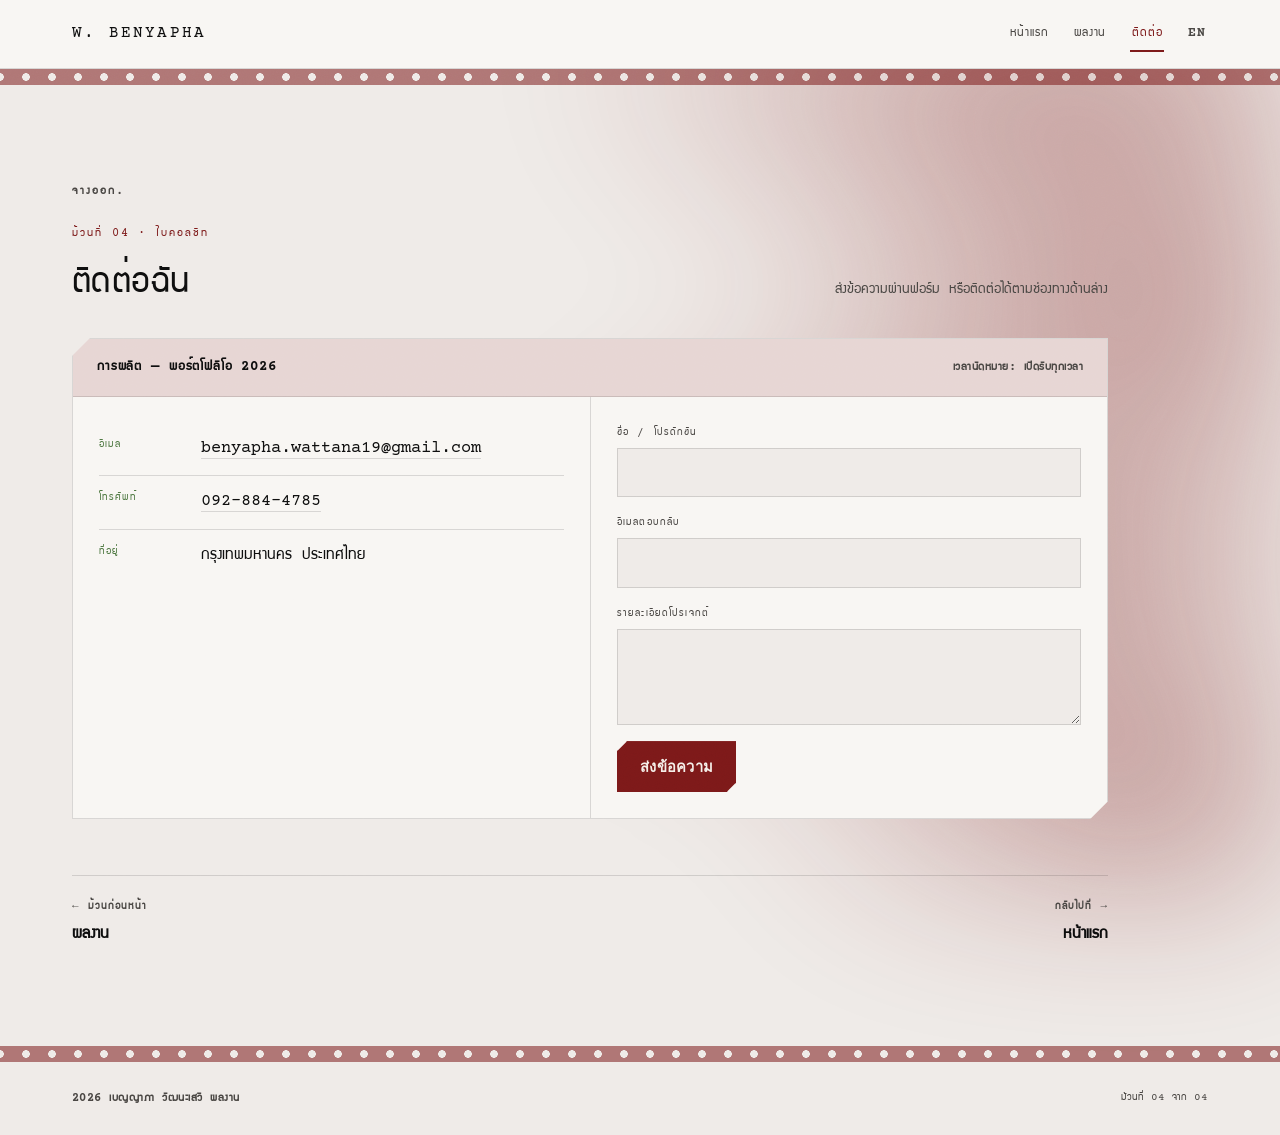
<file: contact.html>
<!DOCTYPE html>
<html lang="th">
<head>
<meta charset="UTF-8">
<meta name="viewport" content="width=device-width, initial-scale=1.0">
<title data-i18n="meta.title.contact">ติดต่อ — เบญญาภา วัฒนะเสวี</title>
<meta name="description" data-i18n="meta.desc.contact" content="ช่องทางติดต่อและฟอร์มส่งข้อความถึงเบญญาภา วัฒนะเสวี">
<link rel="preconnect" href="https://fonts.googleapis.com">
<link rel="preconnect" href="https://fonts.gstatic.com" crossorigin>
<link href="https://fonts.googleapis.com/css2?family=Yeseva+One&family=GFS+Didot&family=Courier+Prime:ital,wght@0,400;0,700;1,400&display=swap" rel="stylesheet">
<link rel="stylesheet" href="css/style.css?v=23">
</head>
<body data-page="contact">

<div class="grain"></div>

<div class="topbar">
  <a class="brand mono" href="index.html">W. Benyapha</a>
  <nav>
    <a href="index.html" data-nav="home" data-i18n="nav.home">หน้าแรก</a>
    <a href="portfolio.html" data-nav="portfolio" data-i18n="nav.portfolio">ผลงาน</a>
    <a href="contact.html" data-nav="contact" data-i18n="nav.contact">ติดต่อ</a>
    <button type="button" id="langToggle" class="lang-toggle mono" aria-label="Switch to English">EN</button>
  </nav>
</div>

<div class="shell">

  <div class="main">
    <div class="sprocket"></div>

    <section>
      <p class="slugline" data-i18n="slug.fadeOut">จางออก.</p>
      <div class="head-row reveal">
        <div>
          <span class="eyebrow" data-i18n="contact.eyebrow">ม้วนที่ 04 · ใบคอลชีท</span>
          <h2 data-i18n="contact.h2">ติดต่อฉัน</h2>
        </div>
        <p class="head-note" data-i18n="contact.note">ส่งข้อความผ่านฟอร์ม หรือติดต่อได้ตามช่องทางด้านล่าง</p>
      </div>

      <div class="callsheet reveal">
        <div class="callsheet-head">
          <strong data-i18n="contact.cs.production">การผลิต — พอร์ตโฟลิโอ 2026</strong>
          <span class="mono" data-i18n="contact.cs.callTime">เวลานัดหมาย: เปิดรับทุกเวลา</span>
        </div>
        <div class="callsheet-grid">
          <div class="cs-col">
            <dl>
              <div class="cs-row">
                <dt data-i18n="contact.cs.emailLabel">อีเมล</dt>
                <dd><a href="mailto:benyapha.wattana19@gmail.com">benyapha.wattana19@gmail.com</a></dd>
              </div>
              <div class="cs-row">
                <dt data-i18n="contact.cs.phoneLabel">โทรศัพท์</dt>
                <dd><a href="tel:0928844785">092-884-4785</a></dd>
              </div>
              <div class="cs-row">
                <dt data-i18n="contact.cs.locationLabel">ที่อยู่</dt>
                <dd data-i18n="contact.cs.locationValue">กรุงเทพมหานคร ประเทศไทย</dd>
              </div>
            </dl>
          </div>
          <div class="cs-col">
            <form action="mailto:benyapha.wattana19@gmail.com" method="post" enctype="text/plain">
              <div class="field">
                <label for="f-name" data-i18n="contact.form.name">ชื่อ / โปรดักชัน</label>
                <input id="f-name" name="name" type="text" required>
              </div>
              <div class="field">
                <label for="f-email" data-i18n="contact.form.email">อีเมลตอบกลับ</label>
                <input id="f-email" name="email" type="email" required>
              </div>
              <div class="field">
                <label for="f-msg" data-i18n="contact.form.details">รายละเอียดโปรเจกต์</label>
                <textarea id="f-msg" name="message" required></textarea>
              </div>
              <button class="btn btn-solid" type="submit" data-i18n="contact.form.submit">ส่งข้อความ</button>
            </form>
          </div>
        </div>
      </div>

      <nav class="pagenav reveal">
        <a class="prev" href="portfolio.html">
          <span class="dir mono" data-i18n="pagenav.prev">← ม้วนก่อนหน้า</span>
          <span class="pagenav-title" data-i18n="nav.portfolio">ผลงาน</span>
        </a>
        <a class="next" href="index.html">
          <span class="dir mono" data-i18n="pagenav.backTo">กลับไปที่ →</span>
          <span class="pagenav-title" data-i18n="nav.home">หน้าแรก</span>
        </a>
      </nav>
    </section>

    <div class="sprocket"></div>

    <footer>
      <span class="mono" data-i18n="footer.credit">2026 เบญญาภา วัฒนะเสวี ผลงาน</span>
      <span class="theme-note" data-i18n="contact.footer.roll">ม้วนที่ 04 จาก 04</span>
    </footer>
  </div>
</div>

<script src="js/main.js?v=27"></script>
</body>
</html>
</file>
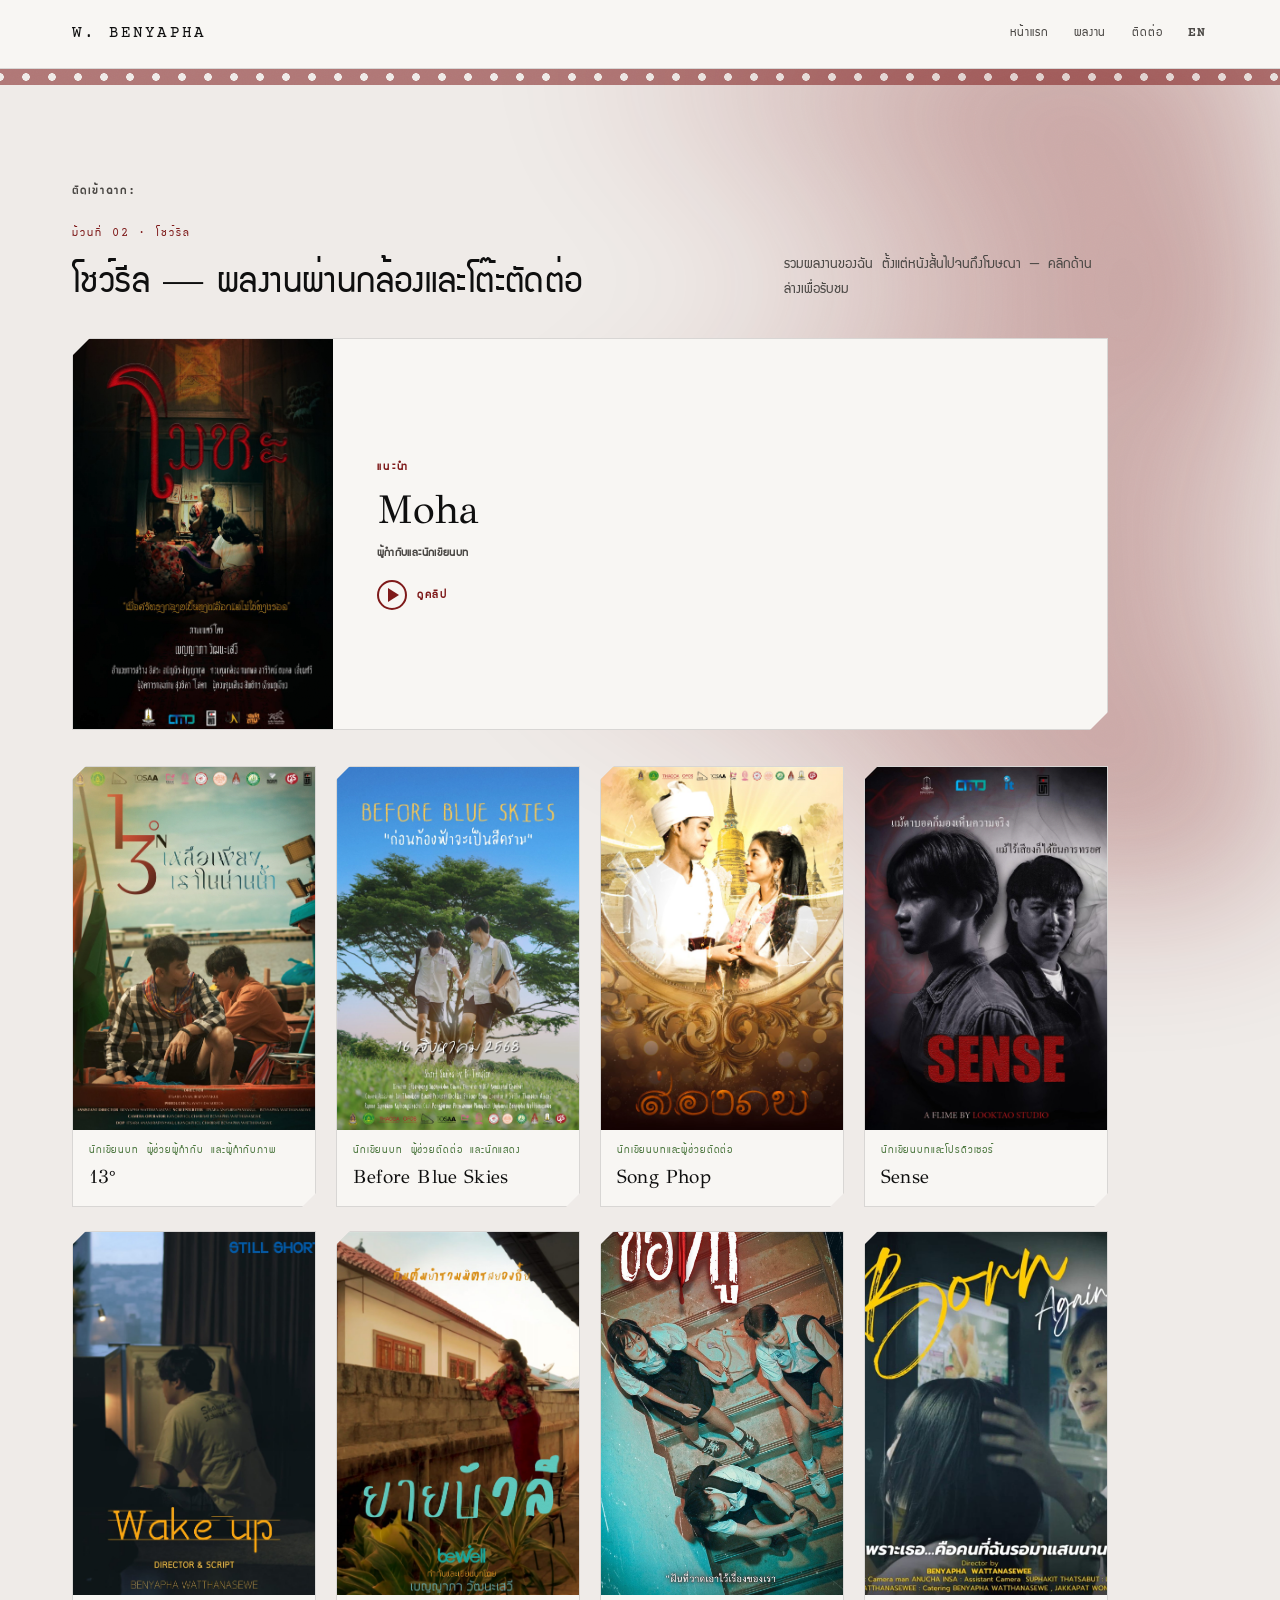
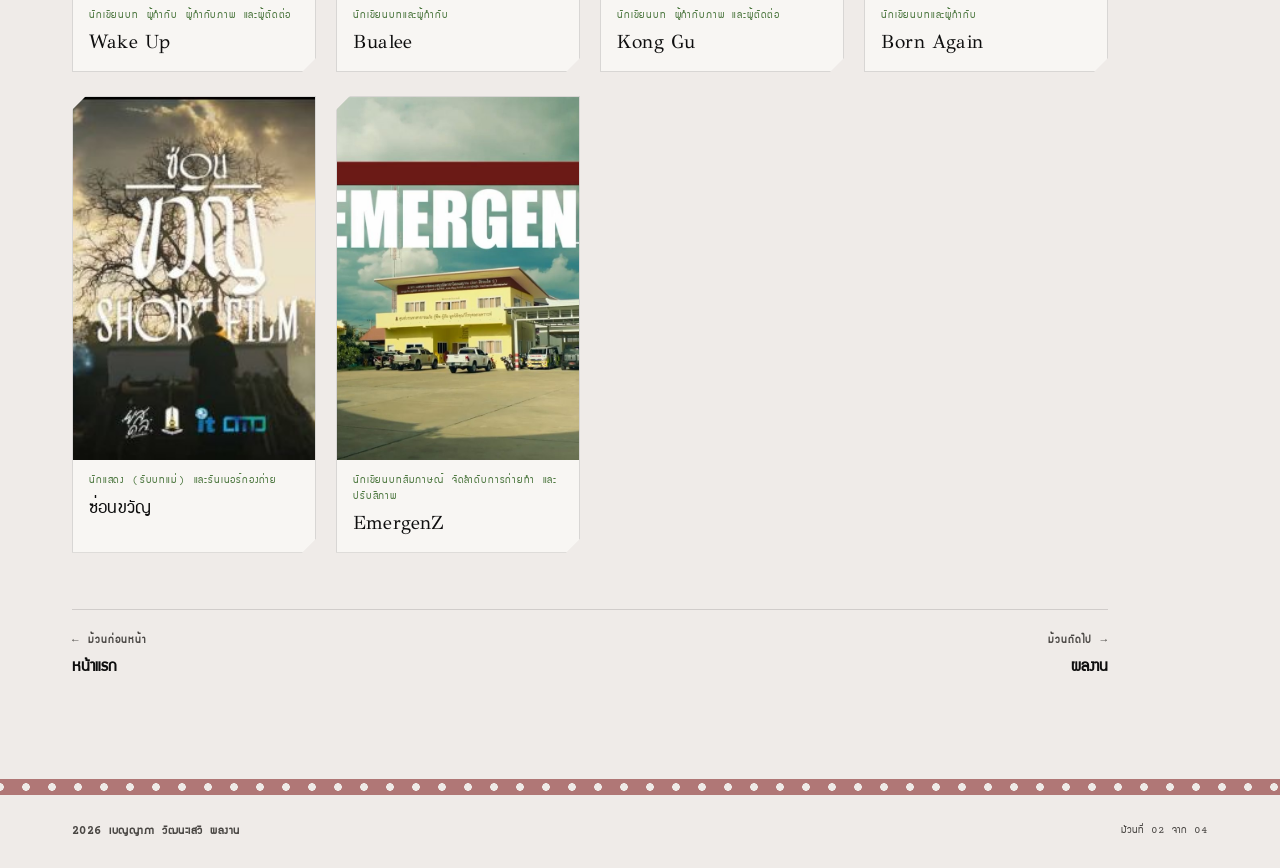
<file: reel.html>
<!DOCTYPE html>
<html lang="th">
<head>
<meta charset="UTF-8">
<meta name="viewport" content="width=device-width, initial-scale=1.0">
<title data-i18n="meta.title.reel">โชว์รีล — เบญญาภา วัฒนะเสวี</title>
<meta name="description" data-i18n="meta.desc.reel" content="รวมผลงานหนังสั้น โฆษณา และบทซีรีส์ โดยเบญญาภา วัฒนะเสวี">
<link rel="preconnect" href="https://fonts.googleapis.com">
<link rel="preconnect" href="https://fonts.gstatic.com" crossorigin>
<link href="https://fonts.googleapis.com/css2?family=Yeseva+One&family=GFS+Didot&family=Courier+Prime:ital,wght@0,400;0,700;1,400&display=swap" rel="stylesheet">
<link rel="stylesheet" href="css/style.css?v=23">
</head>
<body data-page="reel">

<div class="grain"></div>

<div class="topbar">
  <a class="brand mono" href="index.html">W. Benyapha</a>
  <nav>
    <a href="index.html" data-nav="home" data-i18n="nav.home">หน้าแรก</a>
    <a href="portfolio.html" data-nav="portfolio" data-i18n="nav.portfolio">ผลงาน</a>
    <a href="contact.html" data-nav="contact" data-i18n="nav.contact">ติดต่อ</a>
    <button type="button" id="langToggle" class="lang-toggle mono" aria-label="Switch to English">EN</button>
  </nav>
</div>

<div class="shell">
  <div class="main">
    <div class="sprocket"></div>

    <section>
      <p class="slugline" data-i18n="slug.cutTo">ตัดเข้าฉาก:</p>
      <div class="head-row reveal">
        <div>
          <span class="eyebrow" data-i18n="reel.eyebrow">ม้วนที่ 02 · โชว์รีล</span>
          <h2 data-i18n="reel.h2">โชว์รีล — ผลงานผ่านกล้องและโต๊ะตัดต่อ</h2>
        </div>
        <p class="head-note" data-i18n="reel.note">รวมผลงานของฉัน ตั้งแต่หนังสั้นไปจนถึงโฆษณา — คลิกด้านล่างเพื่อรับชม</p>
      </div>

      <div class="reel-featured reveal" data-video-trigger role="button" tabindex="0" aria-haspopup="dialog" data-video="https://youtu.be/-hA9V7qIV7M?si=5QX4lIeQNE0R1wL" data-caption-en="Director &amp; Screenwriter — “Moha”" data-caption-th="ผู้กำกับและนักเขียนบท — “Moha”">
        <div class="reel-featured-poster">
          <img class="reel-featured-img" src="images/portfolio-01a-postermoha.jpg" alt="Poster — Moha">
        </div>
        <div class="reel-featured-info">
          <span class="mono reel-featured-eyebrow" data-i18n="reel.featured.eyebrow">แนะนำ</span>
          <h3>Moha</h3>
          <span class="reel-featured-role mono" data-i18n="reel.featured.role" data-i18n-html>ผู้กำกับและนักเขียนบท</span>
          <span class="watch-badge mono"><span class="watch-badge-icon" aria-hidden="true"></span><span data-i18n="reel.watchBadge">ดูคลิป</span></span>
        </div>
      </div>

      <div class="reel-grid">
        <article class="reel-card reveal" data-video-trigger role="button" tabindex="0" aria-haspopup="dialog" data-video="https://drive.google.com/file/d/113LkCFDyjXyOsKsUwqEt-iR5pXkdqUEf/view?usp=sharing" data-caption-en="Screenwriter, Assistant Director &amp; Cinematographer — “13°”" data-caption-th="นักเขียนบท ผู้ช่วยผู้กำกับ และผู้กำกับภาพ — “13°”">
          <div class="reel-thumb">
            <img class="reel-thumb-img" src="images/portfolio-01b-13ongsa.jpg" alt="Poster — 13°" loading="lazy">
            <div class="play-icon" aria-hidden="true"></div>
          </div>
          <div class="reel-body">
            <span class="reel-tag" data-i18n="reel.role.01B" data-i18n-html>นักเขียนบท ผู้ช่วยผู้กำกับ และผู้กำกับภาพ</span>
            <h4>13°</h4>
          </div>
        </article>
        <article class="reel-card reveal" data-video-trigger role="button" tabindex="0" aria-haspopup="dialog" data-video="https://youtu.be/OrUtbmWaH08?si=6Lzd3UWIDn7sTw25" data-caption-en="Screenwriter, Assistant Editor &amp; Actor — “Before Blue Skies”" data-caption-th="นักเขียนบท ผู้ช่วยตัดต่อ และนักแสดง — “Before Blue Skies”">
          <div class="reel-thumb">
            <img class="reel-thumb-img" src="images/portfolio-02a-16aug2568.jpg" alt="Poster — Before Blue Skies" loading="lazy">
            <div class="play-icon" aria-hidden="true"></div>
          </div>
          <div class="reel-body">
            <span class="reel-tag" data-i18n="reel.role.02A" data-i18n-html>นักเขียนบท ผู้ช่วยตัดต่อ และนักแสดง</span>
            <h4>Before Blue Skies</h4>
          </div>
        </article>
        <article class="reel-card reveal" data-video-trigger role="button" tabindex="0" aria-haspopup="dialog" data-video="https://youtu.be/WdcanNO_i-c?si=RVozW0rTOkE28Ona" data-caption-en="Screenwriter &amp; Assistant Editor — “Song Phop”" data-caption-th="นักเขียนบทและผู้ช่วยตัดต่อ — “Song Phop”">
          <div class="reel-thumb">
            <img class="reel-thumb-img" src="images/portfolio-02b-poster-songphop.jpg" alt="Poster — Song Phop" loading="lazy">
            <div class="play-icon" aria-hidden="true"></div>
          </div>
          <div class="reel-body">
            <span class="reel-tag" data-i18n="reel.role.02B" data-i18n-html>นักเขียนบทและผู้ช่วยตัดต่อ</span>
            <h4>Song Phop</h4>
          </div>
        </article>
        <article class="reel-card reveal" data-video-trigger role="button" tabindex="0" aria-haspopup="dialog" data-video="https://youtu.be/ahm7A6UvPjQ?si=FhUc0-jbHUvv4fBS" data-caption-en="Screenwriter &amp; Producer — “Sense”" data-caption-th="นักเขียนบทและโปรดิวเซอร์ — “Sense”">
          <div class="reel-thumb">
            <img class="reel-thumb-img" src="images/portfolio-03a-sense.jpg" alt="Poster — Sense" loading="lazy">
            <div class="play-icon" aria-hidden="true"></div>
          </div>
          <div class="reel-body">
            <span class="reel-tag" data-i18n="reel.role.03A" data-i18n-html>นักเขียนบทและโปรดิวเซอร์</span>
            <h4>Sense</h4>
          </div>
        </article>
        <article class="reel-card reveal" data-video-trigger role="button" tabindex="0" aria-haspopup="dialog" data-video="https://youtu.be/8pJExQZFmbs?si=i_ZWzaY5KjiqJt4R" data-caption-en="Screenwriter, Director, Cinematographer &amp; Editor — “Wake Up”" data-caption-th="นักเขียนบท ผู้กำกับ ผู้กำกับภาพ และผู้ตัดต่อ — “Wake Up”">
          <div class="reel-thumb">
            <img class="reel-thumb-img" src="images/portfolio-03b-wakeleo.jpg" alt="Poster — Wake Up" loading="lazy">
            <div class="play-icon" aria-hidden="true"></div>
          </div>
          <div class="reel-body">
            <span class="reel-tag" data-i18n="reel.role.03B" data-i18n-html>นักเขียนบท ผู้กำกับ ผู้กำกับภาพ และผู้ตัดต่อ</span>
            <h4>Wake Up</h4>
          </div>
        </article>
        <article class="reel-card reveal" data-video-trigger role="button" tabindex="0" aria-haspopup="dialog" data-video="https://youtu.be/V93zC4UrbhI?si=G-I4OzsEZk0NmcEQ" data-caption-en="Screenwriter &amp; Director — “Bualee”" data-caption-th="นักเขียนบทและผู้กำกับ — “Bualee”">
          <div class="reel-thumb">
            <img class="reel-thumb-img" src="images/portfolio-04a-bualee.jpg" alt="Poster — Bualee" loading="lazy">
            <div class="play-icon" aria-hidden="true"></div>
          </div>
          <div class="reel-body">
            <span class="reel-tag" data-i18n="reel.role.04A" data-i18n-html>นักเขียนบทและผู้กำกับ</span>
            <h4>Bualee</h4>
          </div>
        </article>
        <article class="reel-card reveal" data-video-trigger role="button" tabindex="0" aria-haspopup="dialog" data-video="https://youtu.be/9r9amCPAONk?si=t9J4Um5JiikURqX5" data-caption-en="Screenwriter, Cinematographer &amp; Editor — “Kong Gu”" data-caption-th="นักเขียนบท ผู้กำกับภาพ และผู้ตัดต่อ — “Kong Gu”">
          <div class="reel-thumb">
            <img class="reel-thumb-img" src="images/portfolio-04b-img2180.jpg" alt="Poster — Kong Gu" loading="lazy">
            <div class="play-icon" aria-hidden="true"></div>
          </div>
          <div class="reel-body">
            <span class="reel-tag" data-i18n="reel.role.04B" data-i18n-html>นักเขียนบท ผู้กำกับภาพ และผู้ตัดต่อ</span>
            <h4>Kong Gu</h4>
          </div>
        </article>
        <article class="reel-card reveal" data-video-trigger role="button" tabindex="0" aria-haspopup="dialog" data-video="https://youtu.be/-TMjArmLlFY?si=0QHq2_eH3RrGSSyt" data-caption-en="Director &amp; Screenwriter — “Born Again”" data-caption-th="นักเขียนบทและผู้กำกับ — “Born Again”">
          <div class="reel-thumb">
            <img class="reel-thumb-img" src="images/portfolio-05a-bornagain.jpg" alt="Poster — Born Again" loading="lazy">
            <div class="play-icon" aria-hidden="true"></div>
          </div>
          <div class="reel-body">
            <span class="reel-tag" data-i18n="reel.role.05A" data-i18n-html>นักเขียนบทและผู้กำกับ</span>
            <h4>Born Again</h4>
          </div>
        </article>
        <article class="reel-card reveal" data-video-trigger role="button" tabindex="0" aria-haspopup="dialog" data-video="https://youtu.be/-nVAvTxNz60?si=k-MJ6HQlYeW-BSan" data-caption-en="Actress (Mother) &amp; Set Runner — “Son Kwan”" data-caption-th="นักแสดง (รับบทแม่) และรันเนอร์กองถ่าย — “ซ่อนขวัญ”">
          <div class="reel-thumb">
            <img class="reel-thumb-img" src="images/portfolio-05b-sonngao.jpg" alt="Poster — ซ่อนขวัญ" loading="lazy">
            <div class="play-icon" aria-hidden="true"></div>
          </div>
          <div class="reel-body">
            <span class="reel-tag" data-i18n="reel.role.05B" data-i18n-html>นักแสดง (รับบทแม่) และรันเนอร์กองถ่าย</span>
            <h4>ซ่อนขวัญ</h4>
          </div>
        </article>
        <article class="reel-card reveal" data-video-trigger role="button" tabindex="0" aria-haspopup="dialog" data-video="https://youtu.be/j9fIHr7cglc?si=kKl0lrmqIoN7lC5c" data-caption-en="Interview Scriptwriter, Shoot Planner &amp; Colour Grading — “EmergenZ”" data-caption-th="นักเขียนบทสัมภาษณ์ จัดลำดับการถ่ายทำ และปรับสีภาพ — “EmergenZ”">
          <div class="reel-thumb">
            <img class="reel-thumb-img" src="images/portfolio-05c-emergenz.jpg" alt="Poster — EmergenZ" loading="lazy">
            <div class="play-icon" aria-hidden="true"></div>
          </div>
          <div class="reel-body">
            <span class="reel-tag" data-i18n="reel.role.05C" data-i18n-html>นักเขียนบทสัมภาษณ์ จัดลำดับการถ่ายทำ และปรับสีภาพ</span>
            <h4>EmergenZ</h4>
          </div>
        </article>
      </div>

      <nav class="pagenav reveal">
        <a class="prev" href="index.html">
          <span class="dir mono" data-i18n="pagenav.prev">← ม้วนก่อนหน้า</span>
          <span class="pagenav-title" data-i18n="nav.home">หน้าแรก</span>
        </a>
        <a class="next" href="portfolio.html">
          <span class="dir mono" data-i18n="pagenav.next">ม้วนถัดไป →</span>
          <span class="pagenav-title" data-i18n="nav.portfolio">ผลงาน</span>
        </a>
      </nav>
    </section>

    <div class="sprocket"></div>

    <footer>
      <span class="mono" data-i18n="footer.credit">2026 เบญญาภา วัฒนะเสวี ผลงาน</span>
      <span class="theme-note" data-i18n="reel.footer.roll">ม้วนที่ 02 จาก 04</span>
    </footer>
  </div>
</div>

<div class="video-modal-overlay" id="videoModal">
  <div class="video-modal">
    <button type="button" class="video-modal-close mono" data-i18n="modal.close">✕ ปิด</button>
    <div class="video-modal-body"></div>
    <p class="video-modal-caption mono"></p>
    <a class="video-modal-link mono" target="_blank" rel="noopener" data-i18n="modal.link">เปิดดูต้นฉบับ ↗</a>
  </div>
</div>

<script src="js/main.js?v=27"></script>
</body>
</html>
</file>
<file: css/style.css>
/* ---------- reset / base ---------- */
*,*::before,*::after{box-sizing:border-box;margin:0;padding:0}
html{scroll-behavior:smooth}
@media (prefers-reduced-motion:reduce){html{scroll-behavior:auto}}

/* ---------- Thai display font ---------- */
@font-face{
  font-family:'Supermarket';
  src:url('../fonts/supermarket.ttf') format('truetype');
  font-weight:400; font-style:normal; font-display:swap;
  unicode-range:U+0E00-0E7F;
}

/* ---------- tokens ---------- */
:root{
  --paper:#efebe8; --paper-raised:#f8f6f3; --paper-line:rgba(27,27,27,.14);
  --text:#0e0e0e; --text-muted:#4a4744;
  --khaki:#7c7350; --red:#7d1919; --red-soft:rgba(125,25,25,.14); --on-accent:#f5efe9;
  --green:#4f7942; --green-soft:rgba(79,121,66,.14);
  --shadow: 0 1px 0 rgba(0,0,0,.06);
}

body{
  background:var(--paper); color:var(--text);
  font-family:'Courier Prime','Courier New',ui-monospace,monospace;
  font-size:17px; line-height:1.7;
  -webkit-font-smoothing:antialiased;
  overflow-x:hidden;
}
.mono{
  font-family:'Courier Prime','Courier New',ui-monospace,monospace;
  font-weight:700; letter-spacing:.04em;
}
h1,h2,h3,h4{
  font-family:'Yeseva One','Didot','GFS Didot','Bodoni MT','Playfair Display',serif;
  font-weight:400; text-wrap:balance; line-height:1.15; letter-spacing:.01em;
}
a{color:inherit}
img{max-width:100%;display:block}

/* Thai-language pages use the Supermarket display font throughout; the EN toggle keeps Didot/Courier Prime */
html[lang="th"] body,
html[lang="th"] .mono,
html[lang="th"] .slugline{
  font-family:'Supermarket','Courier Prime','Courier New',ui-monospace,monospace;
}
html[lang="th"] h1,
html[lang="th"] h2,
html[lang="th"] h3,
html[lang="th"] h4{
  font-family:'Supermarket','Didot','GFS Didot','Bodoni MT','Playfair Display',serif;
}

/* ---------- ambient background wash ---------- */
body::before{
  content:""; position:fixed; inset:0; z-index:-1; pointer-events:none;
  background:
    radial-gradient(38% 26% at 82% 6%, var(--red) 0%, transparent 100%),
    radial-gradient(34% 24% at 92% 34%, var(--red) 0%, transparent 100%),
    radial-gradient(38% 26% at 76% 62%, var(--red) 0%, transparent 100%),
    radial-gradient(30% 22% at 90% 88%, var(--red) 0%, transparent 100%);
  filter:blur(80px);
  opacity:.45;
  transform:translateZ(0);
  will-change:transform;
}

/* ---------- film grain overlay ---------- */
.grain{
  position:fixed; inset:0; pointer-events:none; z-index:60; opacity:.05; mix-blend-mode:overlay;
  background-image:url("data:image/svg+xml;utf8,<svg xmlns='http://www.w3.org/2000/svg' width='120' height='120'><filter id='n'><feTurbulence type='fractalNoise' baseFrequency='0.9' numOctaves='2' stitchTiles='stitch'/></filter><rect width='100%25' height='100%25' filter='url(%23n)'/></svg>");
}

/* ---------- sprocket strip (divider) ---------- */
.sprocket{
  height:16px; background:var(--red);
  background-image:radial-gradient(circle, var(--paper) 3.6px, transparent 4px);
  background-size:26px 100%; background-position:13px center; background-repeat:repeat-x;
  opacity:.55;
}

/* ---------- layout shell ---------- */
.shell{display:flex; min-height:100vh}
.main{flex:1; min-width:0}

/* top bar — brand left, nav top-right, always visible */
.topbar{
  display:flex; align-items:center; justify-content:space-between; gap:16px;
  position:sticky; top:0; z-index:40; background:var(--paper-raised);
  border-bottom:1px solid var(--paper-line); padding:16px clamp(20px,6vw,72px);
}
.topbar .brand{
  font-family:'Yeseva One','Didot','GFS Didot','Bodoni MT','Playfair Display',serif;
  font-weight:400; letter-spacing:.14em; font-size:.98rem; text-transform:uppercase; text-decoration:none; color:var(--text);
}
.topbar nav{display:flex; gap:22px; flex-wrap:wrap; justify-content:flex-end}
.topbar nav a{
  font-size:.82rem; text-decoration:none; color:var(--text-muted); letter-spacing:.06em; text-transform:uppercase;
  padding:6px 2px; border-bottom:2px solid transparent; transition:color .2s, border-color .2s;
}
.topbar nav a.active,.topbar nav a:hover{color:var(--red); border-color:var(--red)}
.topbar nav .lang-toggle{
  font-size:.82rem; letter-spacing:.06em; text-transform:uppercase; color:var(--text-muted);
  background:none; border:none; border-bottom:2px solid transparent; padding:6px 2px;
  cursor:pointer; transition:color .2s, border-color .2s;
}
.topbar nav .lang-toggle:hover,.topbar nav .lang-toggle:focus-visible{color:var(--red); border-color:var(--red)}

@media (max-width:900px){
  .topbar{padding:12px 18px; gap:12px}
  .topbar nav{gap:16px}
  .topbar nav a{font-size:.78rem}
  .topbar nav .lang-toggle{font-size:.78rem}
}

section{padding:clamp(48px,8vw,96px) clamp(20px,6vw,72px); max-width:1180px}
.eyebrow{
  display:inline-flex; align-items:center; gap:8px; font-size:.75rem; letter-spacing:.16em;
  text-transform:uppercase; color:var(--red); margin-bottom:14px;
}
.eyebrow-lg{font-size:clamp(1.7rem,3.4vw,2.4rem); font-weight:700}
.slugline{
  font-family:'Courier Prime','Courier New',monospace; font-weight:700;
  font-size:.78rem; letter-spacing:.16em; text-transform:uppercase; color:var(--text-muted);
  margin-bottom:16px;
}

/* ---------- reveal ---------- */
.reveal{opacity:0; transform:translateY(18px); transition:opacity .6s ease, transform .6s ease}
.reveal.in{opacity:1; transform:none}
@media (prefers-reduced-motion:reduce){.reveal{opacity:1; transform:none; transition:none}}

/* ---------- hero / clapperboard ---------- */
.hero{padding-top:clamp(56px,10vw,110px)}
.hero-top{display:flex; flex-wrap:wrap; gap:10px; align-items:center; margin-bottom:28px}
.stripe{
  width:34px; height:14px; background:repeating-linear-gradient(115deg, var(--text) 0 8px, var(--paper) 8px 16px);
  opacity:.85;
}
.hero h1{font-size:clamp(2.5rem,6.4vw,4.6rem); letter-spacing:-.01em}
.hero h1 em{font-style:normal; color:var(--red)}
.hero-sub{max-width:52ch; color:var(--text-muted); margin-top:14px; font-size:1.08rem}

.slate{
  margin-top:44px; background:var(--paper-raised); border:1px solid var(--paper-line);
  clip-path:polygon(18px 0,100% 0,100% calc(100% - 18px),calc(100% - 18px) 100%,0 100%,0 18px);
  box-shadow:var(--shadow);
}
.slate-bar{
  display:flex; justify-content:space-between; align-items:center; gap:12px;
  padding:10px 20px; background:repeating-linear-gradient(115deg, var(--red) 0 14px, var(--text) 14px 28px);
}
.slate-bar span{
  background:var(--paper); color:var(--text); font-weight:800; font-size:.75rem; letter-spacing:.1em;
  padding:4px 10px; text-transform:uppercase;
}
.slate-fields{display:grid; grid-template-columns:repeat(3,1fr)}
.slate-field{padding:20px 24px; border-left:1px solid var(--paper-line)}
.slate-field:first-child{border-left:none}
@media (max-width:720px){
  .slate-fields{grid-template-columns:1fr}
  .slate-field{border-left:none; border-top:1px solid var(--paper-line)}
  .slate-field:first-child{border-top:none}
}
.slate-field dt{font-size:.68rem; letter-spacing:.14em; text-transform:uppercase; color:var(--red); margin-bottom:6px}
.slate-field dd{font-weight:700; font-size:1.02rem}
.slate-field dd.mono{font-weight:400; font-size:.92rem; color:var(--text-muted)}

.skills{display:flex; flex-wrap:wrap; gap:8px; margin-top:20px}
.skills span{
  font-size:.74rem; letter-spacing:.05em; padding:6px 12px; border:1px solid var(--paper-line);
  color:var(--text-muted); background:var(--paper-raised);
}

.cta-row{display:flex; gap:14px; margin-top:32px; flex-wrap:wrap}
.btn{
  display:inline-flex; align-items:center; gap:8px; padding:13px 22px; font-weight:700; font-size:.92rem;
  text-decoration:none; letter-spacing:.02em; border:1px solid var(--text);
  clip-path:polygon(10px 0,100% 0,100% calc(100% - 10px),calc(100% - 10px) 100%,0 100%,0 10px);
  transition:transform .15s ease;
}
.btn:hover{transform:translateY(-2px)}
.btn-solid{background:var(--red); border-color:var(--red); color:var(--on-accent)}
.btn-ghost{background:transparent; color:var(--text)}

/* ---------- section heads ---------- */
.head-row{display:flex; justify-content:space-between; align-items:flex-end; gap:20px; flex-wrap:wrap; margin-bottom:36px}
.head-row h2{font-size:clamp(1.7rem,3.4vw,2.4rem)}
.showreel-title{font-size:clamp(2.4rem,6vw,4rem)}
.head-note{color:var(--text-muted); font-size:.92rem; max-width:36ch}
.subhead{margin-bottom:20px}
.subhead h3{font-size:clamp(1.15rem,2vw,1.5rem)}

/* ---------- showreel ---------- */
.reel-featured{
  position:relative; display:flex; align-items:stretch;
  background:var(--paper-raised);
  border:1px solid var(--paper-line);
  clip-path:polygon(18px 0,100% 0,100% calc(100% - 18px),calc(100% - 18px) 100%,0 100%,0 18px);
  overflow:hidden; margin-bottom:36px; cursor:pointer; transition:border-color .2s ease;
}
.reel-featured:hover,.reel-featured:focus-visible{border-color:var(--red)}
.reel-featured:focus-visible{outline:2px solid var(--red); outline-offset:2px}
.reel-featured-poster{position:relative; flex:none; width:clamp(150px,26vw,260px); aspect-ratio:2/3; overflow:hidden; background:var(--paper-line)}
.reel-featured-img{width:100%; height:100%; object-fit:cover; transition:transform .35s ease}
.reel-featured:hover .reel-featured-img{transform:scale(1.035)}
.reel-featured-info{
  position:relative; flex:1; display:flex; flex-direction:column; justify-content:center;
  gap:10px; padding:clamp(22px,4vw,44px);
}
.reel-featured-eyebrow{color:var(--red); font-size:.72rem; letter-spacing:.2em}
.reel-featured-info h3{font-size:clamp(1.5rem,3.6vw,2.5rem)}
.reel-featured-role{font-size:.78rem; letter-spacing:.03em; color:var(--text-muted)}
.watch-badge{display:inline-flex; align-items:center; gap:10px; font-size:.72rem; letter-spacing:.14em; color:var(--red); margin-top:6px}
.watch-badge-icon{
  width:30px; height:30px; border-radius:50%; border:2px solid var(--red); flex:none;
  display:flex; align-items:center; justify-content:center; transition:background .2s ease;
}
.watch-badge-icon::after{content:""; width:0; height:0; border-style:solid; border-width:7px 0 7px 11px; border-color:transparent transparent transparent var(--red); margin-left:2px}
.reel-featured:hover .watch-badge-icon,.reel-featured:focus-visible .watch-badge-icon{background:var(--red)}
.reel-featured:hover .watch-badge-icon::after,.reel-featured:focus-visible .watch-badge-icon::after{border-left-color:var(--on-accent)}
@media (max-width:560px){.reel-featured{flex-direction:column}.reel-featured-poster{width:100%; aspect-ratio:3/2}}

.reel-grid{display:grid; grid-template-columns:repeat(auto-fill,minmax(200px,1fr)); gap:24px 20px}
.reel-card{
  border:1px solid var(--paper-line); background:var(--paper-raised);
  clip-path:polygon(14px 0,100% 0,100% calc(100% - 14px),calc(100% - 14px) 100%,0 100%,0 14px);
  overflow:hidden; transition:transform .2s ease, border-color .2s ease; cursor:pointer;
}
.reel-card:hover{transform:translateY(-4px); border-color:var(--red)}
.reel-card:focus-visible{outline:2px solid var(--red); outline-offset:2px}
.reel-thumb{
  aspect-ratio:2/3; position:relative; background:var(--paper-line);
}
.reel-thumb-img{position:absolute; inset:0; width:100%; height:100%; object-fit:cover}
.reel-thumb i{position:absolute; inset:0; display:flex; align-items:center; justify-content:center}
.reel-thumb i::before{content:""; width:0; height:0; border-style:solid; border-width:10px 0 10px 16px; border-color:transparent transparent transparent var(--khaki)}
.reel-thumb .dur{position:absolute; right:8px; bottom:8px; font-size:.7rem; background:var(--text); color:var(--paper); padding:2px 6px}
.reel-thumb .play-icon{
  position:absolute; inset:0; display:flex; align-items:center; justify-content:center;
  background:rgba(0,0,0,0); transition:background .2s ease;
}
.reel-thumb .play-icon::before{
  content:""; width:44px; height:44px; border-radius:50%; background:var(--red);
  clip-path:polygon(35% 24%, 78% 50%, 35% 76%); opacity:0; transform:scale(.8);
  transition:opacity .2s ease, transform .2s ease; box-shadow:0 0 0 6px rgba(0,0,0,.15);
}
.reel-card:hover .play-icon,.reel-card:focus-visible .play-icon{background:rgba(0,0,0,.2)}
.reel-card:hover .play-icon::before,.reel-card:focus-visible .play-icon::before{opacity:1; transform:scale(1)}
.reel-body{padding:14px 16px 18px}
.reel-tag{font-size:.66rem; letter-spacing:.08em; text-transform:uppercase; color:var(--green); line-height:1.5; display:block}
.reel-body h4{font-size:1.2rem; margin-top:6px; font-weight:400}

/* ---------- portfolio / contact sheet ---------- */
.sheet{display:grid; grid-template-columns:repeat(auto-fill,minmax(180px,1fr)); gap:14px}
.frame{
  position:relative; aspect-ratio:4/5; border:1px solid var(--paper-line); overflow:hidden; background:var(--paper-raised);
  cursor:pointer;
}
.frame:focus-visible{outline:2px solid var(--red); outline-offset:2px}
.frame .swatch{position:absolute; inset:0}
.frame img.swatch{width:100%; height:100%; object-fit:cover}
.frame .num{position:absolute; top:8px; left:8px; font-size:.66rem; color:var(--text-muted); background:var(--paper); padding:1px 5px}
.frame .cap{
  position:absolute; inset:auto 0 0 0; padding:9px 10px; font-size:.76rem; background:linear-gradient(0deg, rgba(0,0,0,.55), transparent);
  color:#fff; opacity:0; transition:opacity .2s ease;
}
.frame:hover .cap{opacity:1}
.frame.pick::after{
  content:""; position:absolute; inset:8%; border:3px solid var(--red); border-radius:50%;
  opacity:.85; transform:rotate(-6deg);
}
.frame.pick .num::before{content:"✓ "; color:var(--red)}
.frame .play{
  position:absolute; inset:0; display:flex; align-items:center; justify-content:center;
  background:rgba(0,0,0,0); transition:background .2s ease;
}
.frame .play::before{
  content:""; width:44px; height:44px; border-radius:50%; background:var(--red);
  clip-path:polygon(35% 24%, 78% 50%, 35% 76%); background-size:16px; opacity:0; transform:scale(.8);
  transition:opacity .2s ease, transform .2s ease;
  box-shadow:0 0 0 6px rgba(0,0,0,.15);
}
.frame:hover .play,.frame:focus-visible .play{background:rgba(0,0,0,.2)}
.frame:hover .play::before,.frame:focus-visible .play::before{opacity:1; transform:scale(1)}

/* ---------- homepage showreel embed ---------- */
.showreel-video{
  aspect-ratio:16/9; background:#000; border:1px solid var(--paper-line);
}
.showreel-video video{width:100%; height:100%; display:block}

/* ---------- image lightbox ---------- */
.zoomable{cursor:zoom-in}
.image-modal-overlay{
  position:fixed; inset:0; background:rgba(0,0,0,.88); z-index:999;
  display:none; overflow-y:auto; padding:64px 20px 40px;
}
.image-modal-overlay.open{display:block}
.image-modal{max-width:1000px; margin:0 auto}
.image-modal img{width:100%; display:block; background:var(--paper)}
.image-modal-close{
  position:fixed; top:16px; right:16px; z-index:1000;
  background:var(--paper-raised); border:1px solid var(--paper-line); color:var(--text);
  padding:8px 16px; font-size:.78rem; letter-spacing:.06em; cursor:pointer;
}
.image-modal-close:hover{border-color:var(--red); color:var(--red)}

/* ---------- certificates ---------- */
.cert-grid{display:grid; grid-template-columns:1fr; gap:32px}
.cert-card{border:1px solid var(--paper-line); background:var(--paper-raised); padding:16px; box-shadow:var(--shadow)}
.cert-card img{width:100%; display:block; border:1px solid var(--paper-line); object-fit:contain; background:var(--paper)}
.cert-card figcaption{margin-top:10px; font-size:.85rem; color:var(--text-muted); line-height:1.6}
.cert-card figcaption strong{color:var(--red); font-weight:700}
.cert-card figcaption ul{margin:8px 0 0; padding-left:18px}
.cert-card figcaption li{margin-bottom:4px}

/* ---------- graphic design gallery (masonry) ---------- */
.graphic-row{display:flex; flex-direction:column; gap:14px; margin-bottom:14px}
.graphic-row img{
  width:100%; aspect-ratio:16/9; object-fit:cover; display:block;
  border:1px solid var(--paper-line); background:var(--paper-raised);
}

.graphic-gallery{column-count:2; column-gap:14px}
@media (min-width:640px){ .graphic-gallery{column-count:3} }
@media (min-width:1000px){ .graphic-gallery{column-count:4} }
.graphic-gallery img{
  width:100%; display:block; margin-bottom:14px; border:1px solid var(--paper-line);
  background:var(--paper-raised); break-inside:avoid;
}

/* ---------- video modal / lightbox ---------- */
.video-modal-overlay{
  position:fixed; inset:0; background:rgba(10,9,6,.82); display:none; align-items:center; justify-content:center;
  padding:24px; z-index:999;
}
.video-modal-overlay.open{display:flex}
body.modal-open{overflow:hidden}
.video-modal{
  position:relative; width:100%; max-width:900px; background:var(--paper); border:1px solid var(--paper-line);
}
.video-modal-close{
  position:absolute; top:-38px; right:0; background:none; border:1px solid var(--paper-line); color:var(--text);
  padding:6px 12px; font-size:.72rem; letter-spacing:.06em; cursor:pointer; background:var(--paper);
}
.video-modal-close:hover{border-color:var(--red); color:var(--red)}
.video-modal-body{position:relative; aspect-ratio:16/9; background:#000}
.video-modal-body iframe,.video-modal-body video{position:absolute; inset:0; width:100%; height:100%; border:0}
.video-modal-empty{
  position:absolute; inset:0; display:flex; align-items:center; justify-content:center;
  color:var(--text-muted); font-size:.85rem;
}
.video-modal-caption{padding:10px 14px 4px; font-size:.76rem; color:var(--text-muted); border-top:1px solid var(--paper-line)}
.video-modal-link{display:block; padding:0 14px 12px; font-size:.72rem; color:var(--red)}
.video-modal-link:hover{text-decoration:underline}
.video-modal-gallery{padding:4px 14px 16px; max-height:260px; overflow-y:auto}
.video-modal-gallery-title{
  font-size:.66rem; letter-spacing:.12em; color:var(--text-muted);
  display:flex; align-items:center; gap:8px; margin-bottom:8px;
}
.video-modal-gallery-title::after{content:""; flex:1; height:1px; background:var(--paper-line)}
.video-modal-gallery-grid{display:grid; grid-template-columns:repeat(auto-fill,minmax(90px,1fr)); gap:8px}
.video-modal-gallery-grid img{
  width:100%; aspect-ratio:1/1; object-fit:cover; border:1px solid var(--paper-line);
  cursor:pointer; transition:opacity .15s ease;
}
.video-modal-gallery-grid img:hover{opacity:.8}

/* ---------- work detail page ---------- */
.work-back{display:inline-flex; align-items:center; gap:6px; font-size:.72rem; letter-spacing:.06em; color:var(--text-muted); text-decoration:none; margin-bottom:24px}
.work-back:hover{color:var(--red)}
.work-video{max-width:900px; margin-bottom:10px}
.work-link{display:inline-block; margin:0 0 28px; font-size:.72rem; color:var(--red)}
.work-link:hover{text-decoration:underline}
.work-award{max-width:640px; margin-bottom:36px}
.work-award-label{
  display:block; font-size:1.3rem; font-weight:700; letter-spacing:.06em;
  text-transform:uppercase; color:var(--red); margin-bottom:10px;
}
.work-award-title{font-weight:700; font-size:1.05rem; margin-bottom:4px}
.work-award-sub{color:var(--text-muted); font-size:.76rem; margin-bottom:12px}
.work-award-desc{color:var(--text-muted); font-size:.92rem}
.work-gallery{max-width:900px}
.work-gallery-title{
  font-size:.66rem; letter-spacing:.12em; color:var(--text-muted);
  display:flex; align-items:center; gap:8px; margin-bottom:10px;
}
.work-gallery-title::after{content:""; flex:1; height:1px; background:var(--paper-line)}
.work-gallery-grid{column-count:2; column-gap:10px}
@media (min-width:640px){ .work-gallery-grid{column-count:3} }
@media (min-width:1000px){ .work-gallery-grid{column-count:4} }
.work-gallery-grid img{width:100%; display:block; margin-bottom:10px; border:1px solid var(--paper-line); break-inside:avoid}

/* ---------- call sheet / contact ---------- */
.callsheet{
  border:1px solid var(--paper-line); background:var(--paper-raised);
  clip-path:polygon(18px 0,100% 0,100% calc(100% - 18px),calc(100% - 18px) 100%,0 100%,0 18px);
}
.callsheet-head{
  display:flex; justify-content:space-between; align-items:center; padding:16px 24px;
  border-bottom:1px solid var(--paper-line); background:var(--red-soft);
}
.callsheet-head .mono{font-size:.76rem; color:var(--text-muted)}
.callsheet-head strong{font-size:.9rem; letter-spacing:.06em; text-transform:uppercase}
.callsheet-grid{display:grid; grid-template-columns:1fr 1fr; gap:0}
@media (max-width:720px){.callsheet-grid{grid-template-columns:1fr}}
.cs-col{padding:26px}
.cs-col + .cs-col{border-left:1px solid var(--paper-line)}
@media (max-width:720px){.cs-col + .cs-col{border-left:none; border-top:1px solid var(--paper-line)}}
.cs-row{display:flex; gap:14px; padding:12px 0; border-top:1px solid var(--paper-line)}
.cs-row:first-child{border-top:none}
.cs-row dt{width:88px; flex:none; font-size:.7rem; letter-spacing:.1em; text-transform:uppercase; color:var(--green)}
.cs-row dd a{text-decoration:none; border-bottom:1px solid var(--paper-line)}
.cs-row dd a:hover{border-color:var(--red); color:var(--red)}

.field{display:flex; flex-direction:column; gap:6px; margin-bottom:16px}
.field label{font-size:.7rem; letter-spacing:.1em; text-transform:uppercase; color:var(--text-muted)}
.field input,.field textarea{
  background:var(--paper); border:1px solid var(--paper-line); color:var(--text);
  padding:11px 12px; font:inherit; font-size:.95rem;
}
.field input:focus,.field textarea:focus{outline:2px solid var(--red); outline-offset:1px}
.field textarea{resize:vertical; min-height:96px}

footer{
  padding:26px clamp(20px,6vw,72px); display:flex; justify-content:space-between; flex-wrap:wrap; gap:10px;
  color:var(--text-muted); font-size:.78rem;
}
.theme-note{color:var(--text-muted); font-size:.7rem}

/* ---------- about me ---------- */
.about-grid{
  display:grid; grid-template-columns:220px 1fr; gap:20px 36px;
  grid-template-areas:
    "photo    bio"
    "software skills"
    "edu      skills";
}
.about-photo{
  grid-area:photo;
  width:100%; padding:10px 10px 24px; border:1px solid var(--paper-line); background:var(--paper-raised);
  clip-path:polygon(16px 0,100% 0,100% calc(100% - 16px),calc(100% - 16px) 100%,0 100%,0 16px);
  box-shadow:var(--shadow);
}
.about-photo img{width:100%; aspect-ratio:174/353; object-fit:cover; object-position:top; display:block; border:1px solid var(--paper-line)}
.about-software{
  grid-area:software;
  border:2px solid var(--red); background:var(--paper-raised);
  clip-path:polygon(16px 0,100% 0,100% calc(100% - 16px),calc(100% - 16px) 100%,0 100%,0 16px);
  box-shadow:var(--shadow); overflow:hidden;
}
.about-software-row{display:flex; flex-wrap:wrap; gap:14px; padding:18px 20px}
.about-software-row img{width:34px; height:34px; object-fit:contain; display:block}
.about-bio{grid-area:bio; align-self:center; color:var(--text-muted); font-size:1rem; line-height:1.65; max-width:62ch}
.about-bio p{text-align:left; word-break:normal; overflow-wrap:normal; text-indent:2em; text-wrap:pretty}
.about-bio p+p{margin-top:.85em}
.about-bio strong{color:var(--red); font-weight:700}
.about-bio .nowrap{white-space:nowrap}
.about-edu{
  grid-area:edu; display:flex; flex-direction:column;
  max-width:62ch; border:2px solid var(--red); background:var(--paper-raised);
  clip-path:polygon(16px 0,100% 0,100% calc(100% - 16px),calc(100% - 16px) 100%,0 100%,0 16px);
  box-shadow:var(--shadow); overflow:hidden;
}
.about-edu-bar{
  padding:10px 20px;
  background:repeating-linear-gradient(115deg, var(--red) 0 14px, var(--on-accent) 14px 28px);
}
.about-edu-label{
  display:inline-block; background:var(--paper); color:var(--text); font-weight:800; font-size:.85rem; letter-spacing:.1em;
  text-transform:uppercase; padding:4px 10px;
}
.about-edu-body{padding:18px 24px; color:var(--text-muted); font-size:.92rem; line-height:1.7}
.about-skills-box{
  grid-area:skills; display:flex; flex-direction:column;
  max-width:62ch; border:2px solid var(--red); background:var(--paper-raised);
  clip-path:polygon(16px 0,100% 0,100% calc(100% - 16px),calc(100% - 16px) 100%,0 100%,0 16px);
  box-shadow:var(--shadow); overflow:hidden;
}
.about-skills-list{padding:18px 24px; margin:0; list-style:none; display:flex; flex-direction:column; gap:12px}
.about-skills-list li{position:relative; padding-left:20px; color:var(--text-muted); font-size:.92rem; line-height:1.6}
.about-skills-list li::before{content:"—"; position:absolute; left:0; color:var(--red); font-weight:700}
.about-skills-list li strong{color:var(--text); font-weight:700}
@media (max-width:640px){
  .about-grid{
    grid-template-columns:1fr; justify-items:center; text-align:center;
    grid-template-areas:"photo" "bio" "software" "skills" "edu";
  }
  .about-photo{max-width:220px; width:100%}
  .about-software,.about-edu,.about-skills-box{width:100%}
  .about-software-row{justify-content:center}
  .about-skills-list li{text-align:left}
}

/* ---------- prev / next page nav ---------- */
.pagenav{
  display:flex; justify-content:space-between; gap:16px; margin-top:56px; padding-top:22px;
  border-top:1px solid var(--paper-line); flex-wrap:wrap;
}
.pagenav a{display:flex; flex-direction:column; gap:4px; text-decoration:none; color:var(--text); max-width:260px}
.pagenav a:hover .pagenav-title{color:var(--red)}
.pagenav .dir{font-size:.68rem; letter-spacing:.1em; text-transform:uppercase; color:var(--text-muted)}
.pagenav-title{font-weight:700; transition:color .2s ease}
.pagenav .next{margin-left:auto; text-align:right; align-items:flex-end}
</file>
